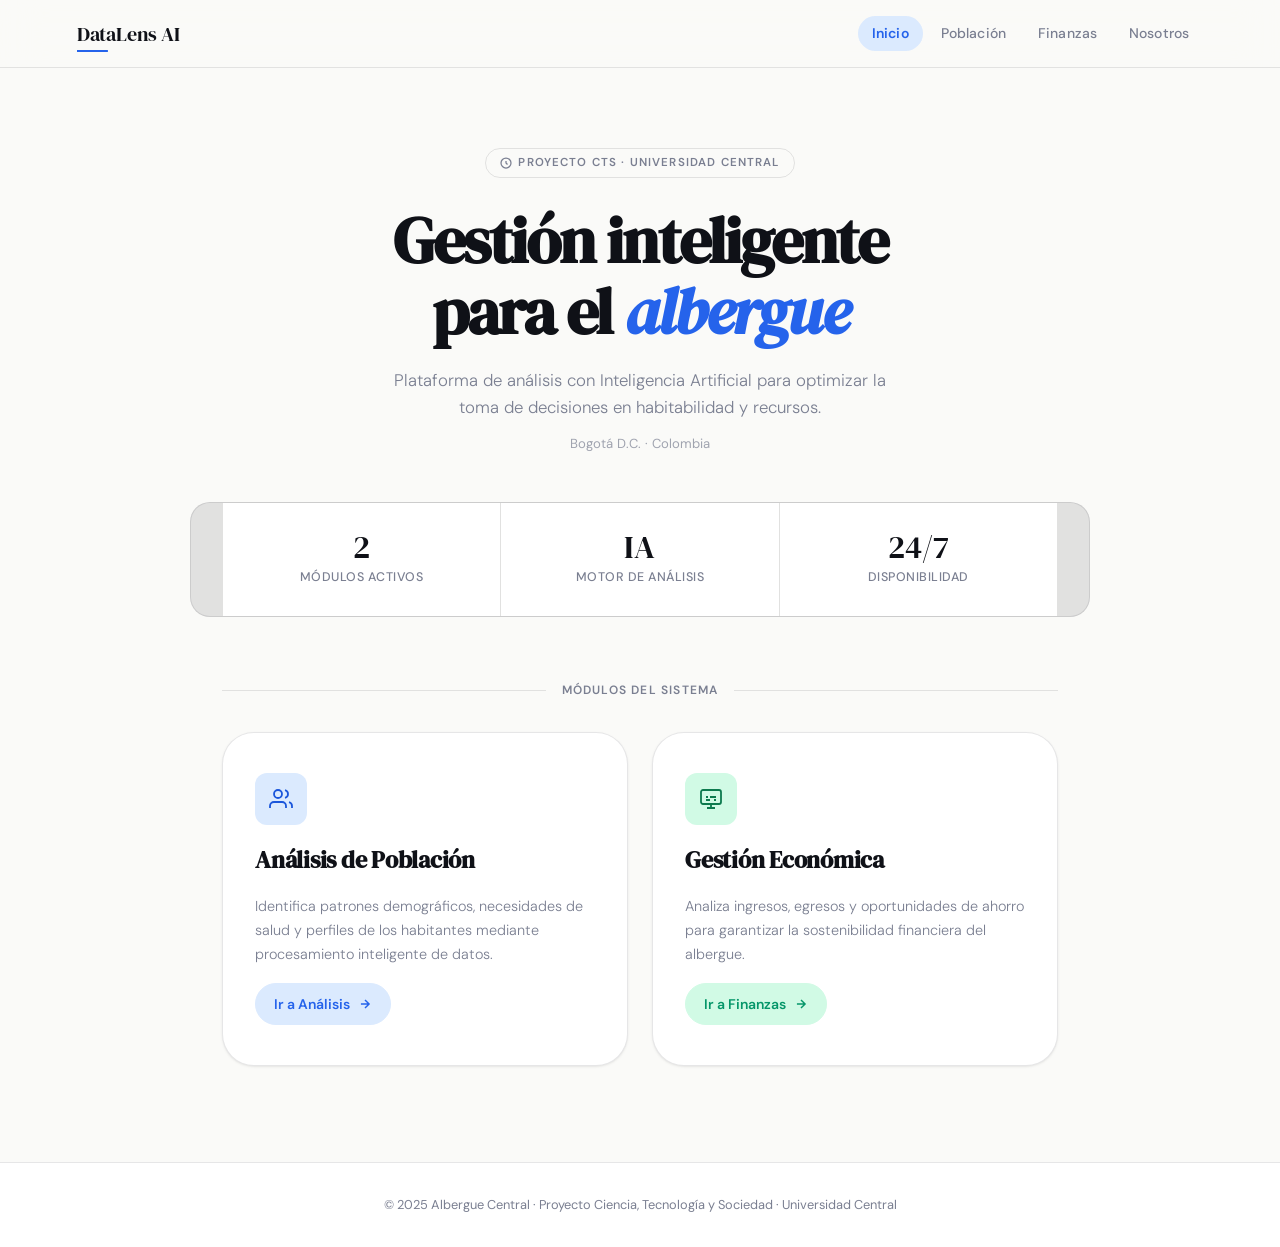
<file: frontend/index.html>
<!DOCTYPE html>
<html lang="es">
<head>
    <meta charset="UTF-8">
    <meta name="viewport" content="width=device-width, initial-scale=1.0">
    <title>DataLens AI</title>
    <link rel="icon" type="image/png" href="datalens.png">
    <link rel="stylesheet" href="style.css">
</head>
<body>

    <nav class="navbar" id="navbar">
        <div class="nav-logo">DataLens AI</div>
        <ul class="nav-links">
            <li><a href="index.html" class="active">Inicio</a></li>
            <li><a href="personas.html">Población</a></li>
            <li><a href="economia.html">Finanzas</a></li>
            <li><a href="nosotros.html">Nosotros</a></li>
        </ul>
    </nav>

    <!-- HERO -->
    <section class="home-hero">
        <div class="badge">
            <svg width="12" height="12" viewBox="0 0 24 24" fill="none" stroke="currentColor" stroke-width="2.5"><circle cx="12" cy="12" r="10"/><path d="M12 8v4l3 3"/></svg>
            Proyecto CTS · Universidad Central
        </div>
        <h1>Gestión inteligente<br>para el <em>albergue</em></h1>
        <p class="subtitle">Plataforma de análisis con Inteligencia Artificial para optimizar la toma de decisiones en habitabilidad y recursos.</p>
        <p class="university">Bogotá D.C. · Colombia</p>
    </section>

    <!-- STATS -->
    <div class="stats-strip">
        <div class="stat-item">
            <div class="num">2</div>
            <div class="lbl">Módulos activos</div>
        </div>
        <div class="stat-item">
            <div class="num">IA</div>
            <div class="lbl">Motor de análisis</div>
        </div>
        <div class="stat-item">
            <div class="num">24/7</div>
            <div class="lbl">Disponibilidad</div>
        </div>
    </div>

    <!-- SECTION TITLE -->
    <div class="home-divider">
        <span>Módulos del sistema</span>
    </div>

    <!-- CARDS -->
    <div class="modes-grid">
        <div class="mode-card">
            <div class="card-icon">
                <svg viewBox="0 0 24 24" fill="none" stroke="#1a56db" stroke-width="1.8"><path d="M17 21v-2a4 4 0 0 0-4-4H5a4 4 0 0 0-4 4v2"/><circle cx="9" cy="7" r="4"/><path d="M23 21v-2a4 4 0 0 0-3-3.87"/><path d="M16 3.13a4 4 0 0 1 0 7.75"/></svg>
            </div>
            <h3>Análisis de Población</h3>
            <p>Identifica patrones demográficos, necesidades de salud y perfiles de los habitantes mediante procesamiento inteligente de datos.</p>
            <a href="personas.html" class="btn-link">
                Ir a Análisis
                <svg width="14" height="14" viewBox="0 0 24 24" fill="none" stroke="currentColor" stroke-width="2.5"><path d="M5 12h14M12 5l7 7-7 7"/></svg>
            </a>
        </div>

        <div class="mode-card green-card">
            <div class="card-icon">
                <svg viewBox="0 0 24 24" fill="none" stroke="#0d7a4e" stroke-width="1.8"><rect x="2" y="3" width="20" height="14" rx="2"/><path d="M8 21h8M12 17v4"/><path d="M7 10h2M11 10h6M7 13h4M15 13h2"/></svg>
            </div>
            <h3>Gestión Económica</h3>
            <p>Analiza ingresos, egresos y oportunidades de ahorro para garantizar la sostenibilidad financiera del albergue.</p>
            <a href="economia.html" class="btn-link">
                Ir a Finanzas
                <svg width="14" height="14" viewBox="0 0 24 24" fill="none" stroke="currentColor" stroke-width="2.5"><path d="M5 12h14M12 5l7 7-7 7"/></svg>
            </a>
        </div>
    </div>

    <footer>
        © 2025 Albergue Central · Proyecto Ciencia, Tecnología y Sociedad · Universidad Central
    </footer>

    <script>
        const nav = document.getElementById('navbar');
        window.addEventListener('scroll', () => {
            nav.classList.toggle('scrolled', window.scrollY > 10);
        });
    </script>
</body>
</html>
</file>
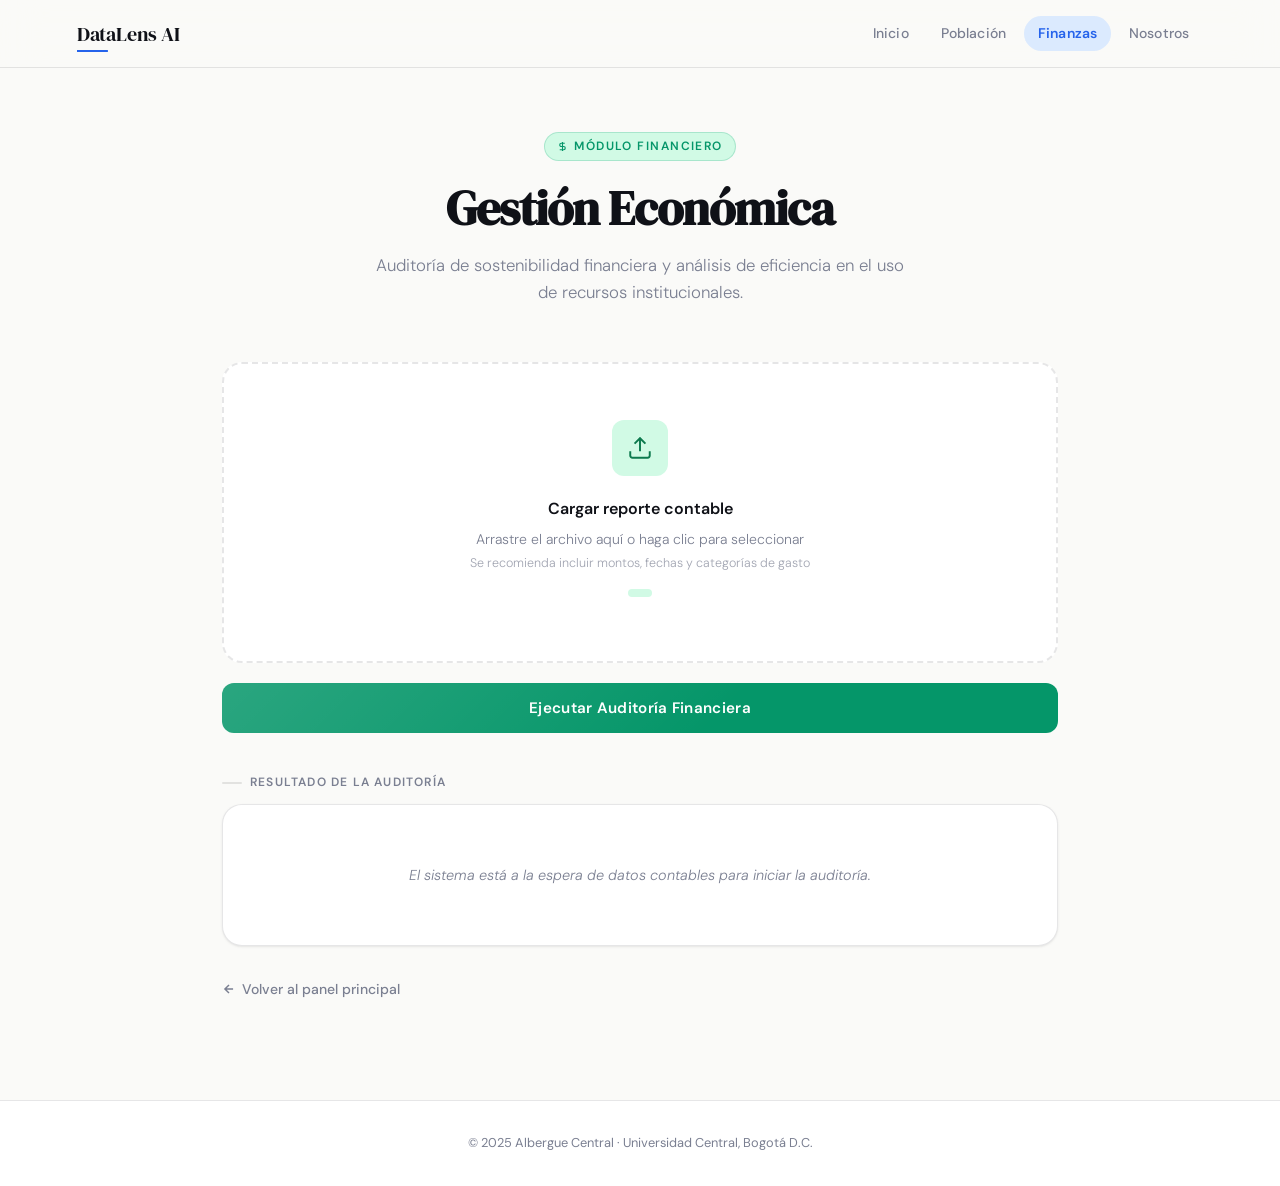
<file: frontend/economia.html>
<!DOCTYPE html>
<html lang="es">
<head>
    <meta charset="UTF-8">
    <meta name="viewport" content="width=device-width, initial-scale=1.0">
    <title>DataLens AI</title>
    <link rel="icon" type="image/png" href="datalens.png">
    <link rel="stylesheet" href="style.css">
</head>
<body>

    <nav class="navbar" id="navbar">
        <div class="nav-logo">DataLens AI</div>
        <ul class="nav-links">
            <li><a href="index.html">Inicio</a></li>
            <li><a href="personas.html">Población</a></li>
            <li><a href="economia.html" class="active">Finanzas</a></li>
            <li><a href="nosotros.html">Nosotros</a></li>
        </ul>
    </nav>

    <div class="page-wrap">

        <!-- HEADER -->
        <div class="page-hero finance">
            <div class="eyebrow">
                <svg width="11" height="11" viewBox="0 0 24 24" fill="none" stroke="currentColor" stroke-width="2.5"><path d="M12 2v20M17 5H9.5a3.5 3.5 0 0 0 0 7h5a3.5 3.5 0 0 1 0 7H6"/></svg>
                Módulo Financiero
            </div>
            <h1>Gestión Económica</h1>
            <p>Auditoría de sostenibilidad financiera y análisis de eficiencia en el uso de recursos institucionales.</p>
        </div>

        <!-- DROP ZONE -->
        <div class="upload-card finance-zone" id="dropZone" onclick="document.getElementById('excelFile').click()">
            <div class="upload-icon">
                <svg viewBox="0 0 24 24" fill="none" stroke="#0d7a4e" stroke-width="1.8"><path d="M21 15v4a2 2 0 0 1-2 2H5a2 2 0 0 1-2-2v-4"/><polyline points="17 8 12 3 7 8"/><line x1="12" y1="3" x2="12" y2="15"/></svg>
            </div>
            <h3>Cargar reporte contable</h3>
            <p>Arrastre el archivo aquí o haga clic para seleccionar<br><span style="font-size:0.78rem;opacity:0.7">Se recomienda incluir montos, fechas y categorías de gasto</span></p>
            <input type="file" id="excelFile" hidden accept=".xlsx, .xls">
            <p id="fileNameDisplay" class="file-name-info"></p>
        </div>

        <!-- BUTTON -->
        <button id="uploadBtn" class="btn-main btn-finance">
            Ejecutar Auditoría Financiera
        </button>

        <!-- RESULT -->
        <section class="result-section">
            <div class="result-label">Resultado de la auditoría</div>
            <div id="resultArea" class="result-box">
                <p class="placeholder">El sistema está a la espera de datos contables para iniciar la auditoría.</p>
            </div>
        </section>

        <a href="index.html" class="back-link">
            <svg width="14" height="14" viewBox="0 0 24 24" fill="none" stroke="currentColor" stroke-width="2.5"><path d="M19 12H5M12 19l-7-7 7-7"/></svg>
            Volver al panel principal
        </a>

    </div>

    <footer>
        © 2025 Albergue Central · Universidad Central, Bogotá D.C.
    </footer>

    <script src="script.js"></script>
    <script>
        const nav = document.getElementById('navbar');
        window.addEventListener('scroll', () => nav.classList.toggle('scrolled', window.scrollY > 10));

        const zone = document.getElementById('dropZone');
        zone.addEventListener('dragover', e => { e.preventDefault(); zone.style.borderColor = 'var(--green-mid)'; });
        zone.addEventListener('dragleave', () => { zone.style.borderColor = ''; });
        zone.addEventListener('drop', e => {
            e.preventDefault();
            zone.style.borderColor = '';
            const file = e.dataTransfer.files[0];
            if (file) {
                document.getElementById('excelFile').files = e.dataTransfer.files;
                document.getElementById('fileNameDisplay').textContent = file.name;
            }
        });
        document.getElementById('excelFile').addEventListener('change', function() {
            if (this.files[0]) document.getElementById('fileNameDisplay').textContent = this.files[0].name;
        });
    </script>
</body>
</html>
</file>
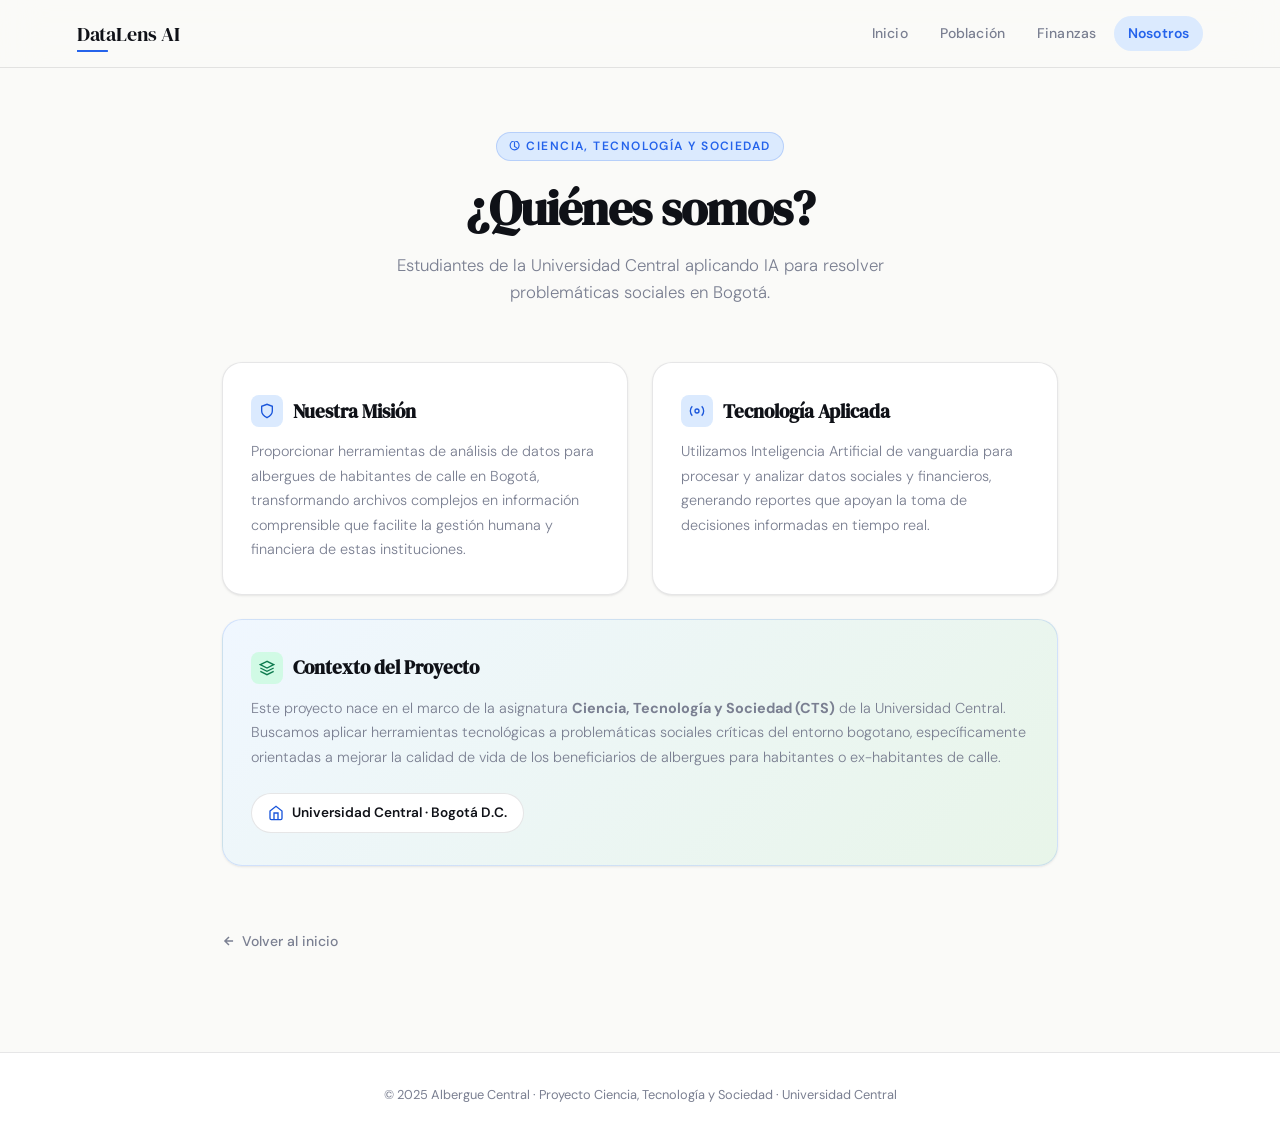
<file: frontend/nosotros.html>
<!DOCTYPE html>
<html lang="es">
<head>
    <meta charset="UTF-8">
    <meta name="viewport" content="width=device-width, initial-scale=1.0">
    <title>DataLens AI</title>
    <link rel="icon" type="image/png" href="datalens.png">
    <link rel="stylesheet" href="style.css">
</head>
<body>

    <nav class="navbar" id="navbar">
        <div class="nav-logo">DataLens AI</div>
        <ul class="nav-links">
            <li><a href="index.html">Inicio</a></li>
            <li><a href="personas.html">Población</a></li>
            <li><a href="economia.html">Finanzas</a></li>
            <li><a href="nosotros.html" class="active">Nosotros</a></li>
        </ul>
    </nav>

    <div class="page-wrap">

        <!-- HEADER -->
        <div class="page-hero" style="animation: fadeUp 0.6s var(--ease) both;">
            <div class="eyebrow">
                <svg width="11" height="11" viewBox="0 0 24 24" fill="none" stroke="currentColor" stroke-width="2.5"><path d="M22 9.5A9.5 9.5 0 1 1 2.5 9.5 9.5 9.5 0 0 1 22 9.5zM12 2v10l5 3"/></svg>
                Ciencia, Tecnología y Sociedad
            </div>
            <h1>¿Quiénes somos?</h1>
            <p>Estudiantes de la Universidad Central aplicando IA para resolver problemáticas sociales en Bogotá.</p>
        </div>

        <!-- GRID INFO -->
        <div class="about-grid">
            <div class="about-card" style="animation-delay:0.1s">
                <h3>
                    <span class="icon">
                        <svg width="16" height="16" viewBox="0 0 24 24" fill="none" stroke="#1a56db" stroke-width="2"><path d="M12 22s8-4 8-10V5l-8-3-8 3v7c0 6 8 10 8 10z"/></svg>
                    </span>
                    Nuestra Misión
                </h3>
                <p>Proporcionar herramientas de análisis de datos para albergues de habitantes de calle en Bogotá, transformando archivos complejos en información comprensible que facilite la gestión humana y financiera de estas instituciones.</p>
            </div>

            <div class="about-card" style="animation-delay:0.18s">
                <h3>
                    <span class="icon">
                        <svg width="16" height="16" viewBox="0 0 24 24" fill="none" stroke="#1a56db" stroke-width="2"><circle cx="12" cy="12" r="3"/><path d="M19.07 4.93a10 10 0 0 1 0 14.14M4.93 4.93a10 10 0 0 0 0 14.14"/></svg>
                    </span>
                    Tecnología Aplicada
                </h3>
                <p>Utilizamos Inteligencia Artificial de vanguardia para procesar y analizar datos sociales y financieros, generando reportes que apoyan la toma de decisiones informadas en tiempo real.</p>
            </div>

            <div class="about-card about-full" style="animation-delay:0.26s">
                <h3>
                    <span class="icon" style="background:var(--green-light);">
                        <svg width="16" height="16" viewBox="0 0 24 24" fill="none" stroke="#0d7a4e" stroke-width="2"><path d="M12 2L2 7l10 5 10-5-10-5z"/><path d="M2 17l10 5 10-5"/><path d="M2 12l10 5 10-5"/></svg>
                    </span>
                    Contexto del Proyecto
                </h3>
                <p>Este proyecto nace en el marco de la asignatura <strong>Ciencia, Tecnología y Sociedad (CTS)</strong> de la Universidad Central. Buscamos aplicar herramientas tecnológicas a problemáticas sociales críticas del entorno bogotano, específicamente orientadas a mejorar la calidad de vida de los beneficiarios de albergues para habitantes o ex-habitantes de calle.</p>

                <div class="institution-tag">
                    <svg width="16" height="16" viewBox="0 0 24 24" fill="none" stroke="#1a56db" stroke-width="2"><path d="M3 9l9-7 9 7v11a2 2 0 0 1-2 2H5a2 2 0 0 1-2-2z"/><polyline points="9 22 9 12 15 12 15 22"/></svg>
                    Universidad Central · Bogotá D.C.
                </div>
            </div>
        </div>

        <a href="index.html" class="back-link">
            <svg width="14" height="14" viewBox="0 0 24 24" fill="none" stroke="currentColor" stroke-width="2.5"><path d="M19 12H5M12 19l-7-7 7-7"/></svg>
            Volver al inicio
        </a>

    </div>

    <footer>
        © 2025 Albergue Central · Proyecto Ciencia, Tecnología y Sociedad · Universidad Central
    </footer>

    <script>
        const nav = document.getElementById('navbar');
        window.addEventListener('scroll', () => nav.classList.toggle('scrolled', window.scrollY > 10));
    </script>
</body>
</html>
</file>
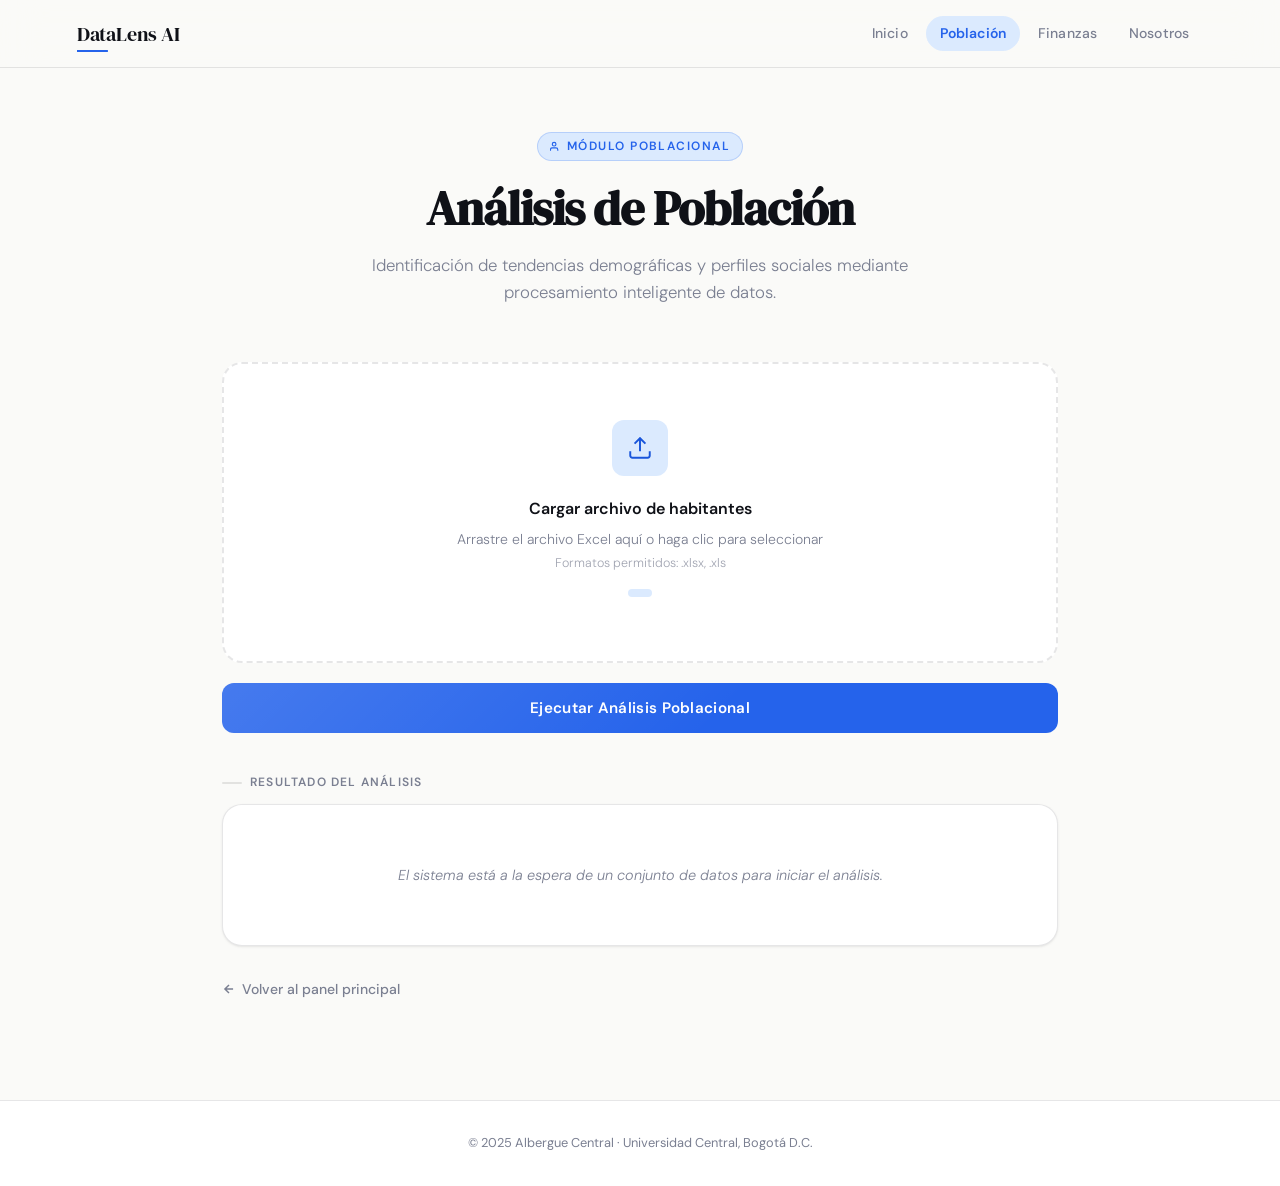
<file: frontend/personas.html>
<!DOCTYPE html>
<html lang="es">
<head>
    <meta charset="UTF-8">
    <meta name="viewport" content="width=device-width, initial-scale=1.0">
    <title>DataLens AI</title>
    <link rel="icon" type="image/png" href="datalens.png">
    <link rel="stylesheet" href="style.css">
</head>
<body>

    <nav class="navbar" id="navbar">
        <div class="nav-logo">DataLens AI</div>
        <ul class="nav-links">
            <li><a href="index.html">Inicio</a></li>
            <li><a href="personas.html" class="active">Población</a></li>
            <li><a href="economia.html">Finanzas</a></li>
            <li><a href="nosotros.html">Nosotros</a></li>
        </ul>
    </nav>

    <div class="page-wrap">

        <!-- HEADER -->
        <div class="page-hero">
            <div class="eyebrow">
                <svg width="11" height="11" viewBox="0 0 24 24" fill="none" stroke="currentColor" stroke-width="2.5"><path d="M17 21v-2a4 4 0 0 0-4-4H5a4 4 0 0 0-4 4v2"/><circle cx="9" cy="7" r="4"/></svg>
                Módulo Poblacional
            </div>
            <h1>Análisis de Población</h1>
            <p>Identificación de tendencias demográficas y perfiles sociales mediante procesamiento inteligente de datos.</p>
        </div>

        <!-- DROP ZONE -->
        <div class="upload-card" id="dropZone" onclick="document.getElementById('excelFile').click()">
            <div class="upload-icon">
                <svg viewBox="0 0 24 24" fill="none" stroke="#1a56db" stroke-width="1.8"><path d="M21 15v4a2 2 0 0 1-2 2H5a2 2 0 0 1-2-2v-4"/><polyline points="17 8 12 3 7 8"/><line x1="12" y1="3" x2="12" y2="15"/></svg>
            </div>
            <h3>Cargar archivo de habitantes</h3>
            <p>Arrastre el archivo Excel aquí o haga clic para seleccionar<br><span style="font-size:0.78rem;opacity:0.7">Formatos permitidos: .xlsx, .xls</span></p>
            <input type="file" id="excelFile" hidden accept=".xlsx, .xls">
            <p id="fileNameDisplay" class="file-name-info"></p>
        </div>

        <!-- BUTTON -->
        <button id="uploadBtn" class="btn-main">
            Ejecutar Análisis Poblacional
        </button>

        <!-- RESULT -->
        <section class="result-section">
            <div class="result-label">Resultado del análisis</div>
            <div id="resultArea" class="result-box">
                <p class="placeholder">El sistema está a la espera de un conjunto de datos para iniciar el análisis.</p>
            </div>
        </section>

        <a href="index.html" class="back-link">
            <svg width="14" height="14" viewBox="0 0 24 24" fill="none" stroke="currentColor" stroke-width="2.5"><path d="M19 12H5M12 19l-7-7 7-7"/></svg>
            Volver al panel principal
        </a>

    </div>

    <footer>
        © 2025 Albergue Central · Universidad Central, Bogotá D.C.
    </footer>

    <script src="script.js"></script>
    <script>
        const nav = document.getElementById('navbar');
        window.addEventListener('scroll', () => nav.classList.toggle('scrolled', window.scrollY > 10));

        // Drag & drop styling
        const zone = document.getElementById('dropZone');
        zone.addEventListener('dragover', e => { e.preventDefault(); zone.style.borderColor = 'var(--blue-mid)'; });
        zone.addEventListener('dragleave', () => { zone.style.borderColor = ''; });
        zone.addEventListener('drop', e => {
            e.preventDefault();
            zone.style.borderColor = '';
            const file = e.dataTransfer.files[0];
            if (file) {
                document.getElementById('excelFile').files = e.dataTransfer.files;
                document.getElementById('fileNameDisplay').textContent = file.name;
            }
        });
        document.getElementById('excelFile').addEventListener('change', function() {
            if (this.files[0]) document.getElementById('fileNameDisplay').textContent = this.files[0].name;
        });
    </script>
</body>
</html>
</file>
<file: frontend/style.css>
@import url('https://fonts.googleapis.com/css2?family=DM+Serif+Display:ital@0;1&family=DM+Sans:ital,opsz,wght@0,9..40,300;0,9..40,400;0,9..40,500;0,9..40,600;1,9..40,300&display=swap');

/* ─────────────────────────────────────────────
   DESIGN TOKENS
───────────────────────────────────────────── */
:root {
    --ink:         #0f1117;
    --ink-soft:    #3a3d4a;
    --ink-muted:   #7a7f91;
    --paper:       #fafaf8;
    --paper-warm:  #f5f3ee;
    --white:       #ffffff;

    --blue:        #1a56db;
    --blue-mid:    #2563eb;
    --blue-light:  #dbeafe;
    --blue-glow:   rgba(37, 99, 235, 0.12);

    --green:       #0d7a4e;
    --green-mid:   #059669;
    --green-light: #d1fae5;
    --green-glow:  rgba(5, 150, 105, 0.12);

    --accent:      #f59e0b;

    --border:      rgba(15, 17, 23, 0.1);
    --shadow-sm:   0 1px 3px rgba(0,0,0,0.06), 0 1px 2px rgba(0,0,0,0.04);
    --shadow-md:   0 4px 16px rgba(0,0,0,0.08), 0 2px 6px rgba(0,0,0,0.04);
    --shadow-lg:   0 12px 40px rgba(0,0,0,0.10), 0 4px 12px rgba(0,0,0,0.06);
    --shadow-xl:   0 24px 64px rgba(0,0,0,0.14);

    --radius-sm:   6px;
    --radius-md:   12px;
    --radius-lg:   20px;
    --radius-xl:   32px;

    --font-display: 'DM Serif Display', Georgia, serif;
    --font-body:    'DM Sans', system-ui, sans-serif;

    --nav-h: 68px;
    --ease: cubic-bezier(0.22, 1, 0.36, 1);
}

/* ─────────────────────────────────────────────
   RESET & BASE
───────────────────────────────────────────── */
*, *::before, *::after { box-sizing: border-box; margin: 0; padding: 0; }

html { scroll-behavior: smooth; }

body {
    font-family: var(--font-body);
    font-size: 16px;
    line-height: 1.6;
    background-color: var(--paper);
    color: var(--ink);
    min-height: 100vh;
    -webkit-font-smoothing: antialiased;
}

/* ─────────────────────────────────────────────
   NAVBAR
───────────────────────────────────────────── */
.navbar {
    position: sticky;
    top: 0;
    z-index: 100;
    height: var(--nav-h);
    background: rgba(250, 250, 248, 0.88);
    backdrop-filter: blur(20px) saturate(1.4);
    -webkit-backdrop-filter: blur(20px) saturate(1.4);
    border-bottom: 1px solid var(--border);
    display: flex;
    align-items: center;
    justify-content: space-between;
    padding: 0 min(6vw, 5rem);
    transition: box-shadow 0.3s var(--ease);
}

.navbar.scrolled {
    box-shadow: var(--shadow-md);
}

.nav-logo {
    font-family: var(--font-display);
    font-size: 1.25rem;
    color: var(--ink);
    letter-spacing: -0.01em;
    position: relative;
}

.nav-logo::after {
    content: '';
    position: absolute;
    bottom: -2px;
    left: 0;
    width: 100%;
    height: 2px;
    background: var(--blue-mid);
    transform: scaleX(0.3);
    transform-origin: left;
    transition: transform 0.4s var(--ease);
}

.nav-logo:hover::after { transform: scaleX(1); }

.nav-links {
    list-style: none;
    display: flex;
    gap: 4px;
}

.nav-links a {
    display: inline-block;
    text-decoration: none;
    color: var(--ink-muted);
    font-size: 0.875rem;
    font-weight: 500;
    padding: 6px 14px;
    border-radius: 100px;
    transition: color 0.2s, background 0.2s;
    letter-spacing: 0.01em;
}

.nav-links a:hover {
    color: var(--ink);
    background: var(--border);
}

.nav-links a.active {
    color: var(--blue-mid);
    background: var(--blue-light);
    font-weight: 600;
}

/* ─────────────────────────────────────────────
   PAGE WRAPPER
───────────────────────────────────────────── */
.page-wrap {
    max-width: 900px;
    margin: 0 auto;
    padding: 4rem 2rem 6rem;
}

/* ─────────────────────────────────────────────
   PAGE HEADER HERO
───────────────────────────────────────────── */
.page-hero {
    text-align: center;
    margin-bottom: 3.5rem;
    animation: fadeUp 0.6s var(--ease) both;
}

.page-hero .eyebrow {
    display: inline-flex;
    align-items: center;
    gap: 6px;
    font-size: 0.75rem;
    font-weight: 600;
    letter-spacing: 0.12em;
    text-transform: uppercase;
    color: var(--blue-mid);
    background: var(--blue-light);
    border: 1px solid rgba(37,99,235,0.2);
    padding: 4px 12px;
    border-radius: 100px;
    margin-bottom: 1.25rem;
}

.page-hero.finance .eyebrow {
    color: var(--green-mid);
    background: var(--green-light);
    border-color: rgba(5,150,105,0.2);
}

.page-hero h1 {
    font-family: var(--font-display);
    font-size: clamp(2rem, 5vw, 3rem);
    color: var(--ink);
    line-height: 1.15;
    letter-spacing: -0.02em;
    margin-bottom: 1rem;
}

.page-hero p {
    font-size: 1.05rem;
    color: var(--ink-muted);
    max-width: 540px;
    margin: 0 auto;
    font-weight: 300;
}

/* ─────────────────────────────────────────────
   CARD (generic)
───────────────────────────────────────────── */
.card {
    background: var(--white);
    border: 1px solid var(--border);
    border-radius: var(--radius-lg);
    box-shadow: var(--shadow-sm);
    overflow: hidden;
    transition: box-shadow 0.3s var(--ease), transform 0.3s var(--ease);
}

.card:hover {
    box-shadow: var(--shadow-md);
    transform: translateY(-2px);
}

/* ─────────────────────────────────────────────
   UPLOAD ZONE
───────────────────────────────────────────── */
.upload-card {
    background: var(--white);
    border: 2px dashed var(--border);
    border-radius: var(--radius-lg);
    padding: 3.5rem 2rem;
    text-align: center;
    cursor: pointer;
    transition: border-color 0.25s var(--ease), background 0.25s var(--ease), transform 0.25s var(--ease);
    margin-bottom: 1.25rem;
    position: relative;
    overflow: hidden;
    animation: fadeUp 0.6s 0.15s var(--ease) both;
}

.upload-card::before {
    content: '';
    position: absolute;
    inset: 0;
    background: radial-gradient(ellipse at 50% 0%, var(--blue-glow) 0%, transparent 70%);
    opacity: 0;
    transition: opacity 0.3s;
}

.upload-card:hover::before { opacity: 1; }

.upload-card:hover {
    border-color: var(--blue-mid);
    background: var(--paper-warm);
    transform: translateY(-2px);
}

.upload-card.finance-zone:hover {
    border-color: var(--green-mid);
}

.upload-card.finance-zone::before {
    background: radial-gradient(ellipse at 50% 0%, var(--green-glow) 0%, transparent 70%);
}

.upload-card.finance-zone:hover { border-color: var(--green-mid); }

.upload-icon {
    width: 56px;
    height: 56px;
    background: var(--blue-light);
    border-radius: var(--radius-md);
    display: flex;
    align-items: center;
    justify-content: center;
    margin: 0 auto 1.25rem;
    transition: transform 0.3s var(--ease);
}

.upload-card:hover .upload-icon { transform: scale(1.08) rotate(-4deg); }

.finance-zone .upload-icon { background: var(--green-light); }

.upload-icon svg { width: 26px; height: 26px; }

.upload-card h3 {
    font-size: 1rem;
    font-weight: 600;
    color: var(--ink);
    margin-bottom: 0.4rem;
}

.upload-card p {
    font-size: 0.875rem;
    color: var(--ink-muted);
    font-weight: 300;
}

.file-name-info {
    display: inline-block;
    margin-top: 1rem;
    font-size: 0.8rem;
    font-weight: 600;
    color: var(--blue-mid);
    background: var(--blue-light);
    padding: 4px 12px;
    border-radius: 100px;
}

.finance-zone .file-name-info {
    color: var(--green-mid);
    background: var(--green-light);
}

/* ─────────────────────────────────────────────
   BUTTONS
───────────────────────────────────────────── */
.btn-main {
    display: block;
    width: 100%;
    padding: 15px 24px;
    background: var(--blue-mid);
    color: white;
    border: none;
    border-radius: var(--radius-md);
    font-family: var(--font-body);
    font-size: 0.95rem;
    font-weight: 600;
    cursor: pointer;
    letter-spacing: 0.02em;
    position: relative;
    overflow: hidden;
    transition: transform 0.2s var(--ease), box-shadow 0.2s var(--ease), background 0.2s;
    animation: fadeUp 0.6s 0.25s var(--ease) both;
}

.btn-main::after {
    content: '';
    position: absolute;
    inset: 0;
    background: linear-gradient(135deg, rgba(255,255,255,0.15) 0%, transparent 60%);
    pointer-events: none;
}

.btn-main:hover {
    transform: translateY(-2px);
    box-shadow: 0 8px 20px rgba(37, 99, 235, 0.35);
    background: #1d4ed8;
}

.btn-main:active { transform: translateY(0); }

.btn-main:disabled {
    opacity: 0.65;
    cursor: not-allowed;
    transform: none;
    box-shadow: none;
}

.btn-finance {
    background: var(--green-mid);
}

.btn-finance:hover {
    background: #047857;
    box-shadow: 0 8px 20px rgba(5, 150, 105, 0.35);
}

/* ─────────────────────────────────────────────
   RESULT AREA
───────────────────────────────────────────── */
.result-section {
    margin-top: 2.5rem;
    animation: fadeUp 0.6s 0.3s var(--ease) both;
}

.result-label {
    font-size: 0.75rem;
    font-weight: 600;
    letter-spacing: 0.1em;
    text-transform: uppercase;
    color: var(--ink-muted);
    margin-bottom: 0.75rem;
    display: flex;
    align-items: center;
    gap: 8px;
}

.result-label::before {
    content: '';
    display: block;
    width: 20px;
    height: 2px;
    background: var(--border);
    border-radius: 2px;
}

.result-box {
    background: var(--white);
    border: 1px solid var(--border);
    border-radius: var(--radius-lg);
    min-height: 140px;
    overflow: hidden;
    box-shadow: var(--shadow-sm);
}

.placeholder {
    display: flex;
    align-items: center;
    justify-content: center;
    height: 140px;
    color: var(--ink-muted);
    font-size: 0.9rem;
    font-style: italic;
    font-weight: 300;
}

.result-inner {
    padding: 2rem 2.25rem;
}

.result-inner h2 {
    font-family: var(--font-display);
    font-size: 1.4rem;
    color: var(--ink);
    margin-bottom: 1.25rem;
    padding-bottom: 0.75rem;
    border-bottom: 1px solid var(--border);
    letter-spacing: -0.01em;
}

.result-inner .content {
    font-size: 0.93rem;
    line-height: 1.75;
    color: var(--ink-soft);
    white-space: pre-line;
}

/* Spinner */
.loading-state {
    display: flex;
    flex-direction: column;
    align-items: center;
    justify-content: center;
    gap: 1rem;
    padding: 3rem;
}

.spinner {
    width: 32px;
    height: 32px;
    border: 3px solid var(--border);
    border-top-color: var(--blue-mid);
    border-radius: 50%;
    animation: spin 0.8s linear infinite;
}

.btn-finance ~ .result-section .spinner { border-top-color: var(--green-mid); }

.loading-state p { font-size: 0.875rem; color: var(--ink-muted); }

/* ─────────────────────────────────────────────
   BACK LINK
───────────────────────────────────────────── */
.back-link {
    display: inline-flex;
    align-items: center;
    gap: 6px;
    margin-top: 2rem;
    color: var(--ink-muted);
    text-decoration: none;
    font-size: 0.875rem;
    font-weight: 500;
    transition: color 0.2s, gap 0.2s;
}

.back-link:hover {
    color: var(--blue-mid);
    gap: 10px;
}

/* ─────────────────────────────────────────────
   ════ INDEX PAGE ════
───────────────────────────────────────────── */
.home-hero {
    text-align: center;
    padding: 5rem 2rem 3rem;
    animation: fadeUp 0.7s var(--ease) both;
}

.home-hero .badge {
    display: inline-flex;
    align-items: center;
    gap: 6px;
    font-size: 0.72rem;
    font-weight: 600;
    letter-spacing: 0.1em;
    text-transform: uppercase;
    color: var(--ink-muted);
    border: 1px solid var(--border);
    padding: 5px 14px;
    border-radius: 100px;
    margin-bottom: 1.75rem;
}

.home-hero h1 {
    font-family: var(--font-display);
    font-size: clamp(2.5rem, 6vw, 4rem);
    color: var(--ink);
    line-height: 1.1;
    letter-spacing: -0.03em;
    max-width: 640px;
    margin: 0 auto 1.25rem;
}

.home-hero h1 em {
    font-style: italic;
    color: var(--blue-mid);
}

.home-hero .subtitle {
    font-size: 1.05rem;
    color: var(--ink-muted);
    font-weight: 300;
    max-width: 500px;
    margin: 0 auto 0.75rem;
}

.home-hero .university {
    font-size: 0.82rem;
    color: var(--ink-muted);
    margin-top: 0.5rem;
    opacity: 0.7;
}

/* Home Divider */
.home-divider {
    max-width: 900px;
    margin: 0 auto;
    padding: 0 2rem;
    display: flex;
    align-items: center;
    gap: 1rem;
    margin-bottom: 2rem;
    animation: fadeUp 0.7s 0.1s var(--ease) both;
}

.home-divider span {
    font-size: 0.75rem;
    font-weight: 600;
    letter-spacing: 0.1em;
    text-transform: uppercase;
    color: var(--ink-muted);
    white-space: nowrap;
}

.home-divider::before, .home-divider::after {
    content: '';
    flex: 1;
    height: 1px;
    background: var(--border);
}

/* Cards Grid */
.modes-grid {
    display: grid;
    grid-template-columns: repeat(auto-fit, minmax(340px, 1fr));
    gap: 1.5rem;
    max-width: 900px;
    margin: 0 auto;
    padding: 0 2rem 6rem;
    animation: fadeUp 0.7s 0.2s var(--ease) both;
}

.mode-card {
    background: var(--white);
    border: 1px solid var(--border);
    border-radius: var(--radius-xl);
    padding: 2.5rem 2rem;
    display: flex;
    flex-direction: column;
    gap: 1rem;
    position: relative;
    overflow: hidden;
    transition: transform 0.3s var(--ease), box-shadow 0.3s var(--ease), border-color 0.3s;
    box-shadow: var(--shadow-sm);
}

.mode-card::after {
    content: '';
    position: absolute;
    top: 0; left: 0; right: 0;
    height: 3px;
    background: var(--blue-mid);
    transform: scaleX(0);
    transform-origin: left;
    transition: transform 0.4s var(--ease);
}

.mode-card.green-card::after { background: var(--green-mid); }

.mode-card:hover {
    transform: translateY(-4px);
    box-shadow: var(--shadow-lg);
    border-color: transparent;
}

.mode-card:hover::after { transform: scaleX(1); }

.card-icon {
    width: 52px;
    height: 52px;
    border-radius: var(--radius-md);
    display: flex;
    align-items: center;
    justify-content: center;
    background: var(--blue-light);
}

.mode-card.green-card .card-icon { background: var(--green-light); }

.card-icon svg { width: 24px; height: 24px; }

.mode-card h3 {
    font-family: var(--font-display);
    font-size: 1.5rem;
    color: var(--ink);
    letter-spacing: -0.01em;
}

.mode-card p {
    font-size: 0.9rem;
    color: var(--ink-muted);
    line-height: 1.65;
    font-weight: 300;
    flex: 1;
}

.btn-link {
    display: inline-flex;
    align-items: center;
    gap: 8px;
    text-decoration: none;
    font-size: 0.875rem;
    font-weight: 600;
    color: var(--blue-mid);
    border: 1.5px solid var(--blue-light);
    padding: 9px 18px;
    border-radius: 100px;
    background: var(--blue-light);
    transition: all 0.2s var(--ease);
    align-self: flex-start;
}

.mode-card.green-card .btn-link {
    color: var(--green-mid);
    background: var(--green-light);
    border-color: var(--green-light);
}

.btn-link:hover {
    background: var(--blue-mid);
    border-color: var(--blue-mid);
    color: white;
    gap: 12px;
}

.mode-card.green-card .btn-link:hover {
    background: var(--green-mid);
    border-color: var(--green-mid);
    color: white;
}

/* Stats strip on home */
.stats-strip {
    max-width: 900px;
    margin: 0 auto 4rem;
    padding: 0 2rem;
    display: grid;
    grid-template-columns: repeat(3, 1fr);
    gap: 1px;
    background: var(--border);
    border: 1px solid var(--border);
    border-radius: var(--radius-lg);
    overflow: hidden;
    animation: fadeUp 0.7s 0.15s var(--ease) both;
}

.stat-item {
    background: var(--white);
    padding: 1.75rem 2rem;
    text-align: center;
}

.stat-item .num {
    font-family: var(--font-display);
    font-size: 2rem;
    color: var(--ink);
    line-height: 1;
    margin-bottom: 0.3rem;
}

.stat-item .lbl {
    font-size: 0.78rem;
    color: var(--ink-muted);
    font-weight: 500;
    letter-spacing: 0.04em;
    text-transform: uppercase;
}

/* ─────────────────────────────────────────────
   NOSOTROS PAGE
───────────────────────────────────────────── */
.about-grid {
    display: grid;
    grid-template-columns: 1fr 1fr;
    gap: 1.5rem;
    margin-bottom: 2rem;
}

.about-card {
    background: var(--white);
    border: 1px solid var(--border);
    border-radius: var(--radius-lg);
    padding: 2rem 1.75rem;
    box-shadow: var(--shadow-sm);
    animation: fadeUp 0.6s 0.1s var(--ease) both;
}

.about-card h3 {
    font-family: var(--font-display);
    font-size: 1.2rem;
    color: var(--ink);
    margin-bottom: 0.75rem;
    display: flex;
    align-items: center;
    gap: 10px;
}

.about-card h3 .icon {
    width: 32px; height: 32px;
    border-radius: 8px;
    background: var(--blue-light);
    display: flex; align-items: center; justify-content: center;
    flex-shrink: 0;
}

.about-card p {
    font-size: 0.9rem;
    color: var(--ink-muted);
    line-height: 1.7;
    font-weight: 300;
}

.about-full {
    grid-column: 1 / -1;
    background: linear-gradient(135deg, #f0f7ff 0%, #e8f5e9 100%);
    border-color: rgba(37,99,235,0.15);
}

.institution-tag {
    display: inline-flex;
    align-items: center;
    gap: 8px;
    background: var(--white);
    border: 1px solid var(--border);
    border-radius: 100px;
    padding: 8px 16px;
    font-size: 0.85rem;
    font-weight: 600;
    color: var(--ink);
    margin-top: 1.5rem;
}

/* ─────────────────────────────────────────────
   FOOTER
───────────────────────────────────────────── */
footer {
    border-top: 1px solid var(--border);
    padding: 2rem;
    text-align: center;
    font-size: 0.8rem;
    color: var(--ink-muted);
    background: var(--white);
}

/* ─────────────────────────────────────────────
   KEYFRAMES
───────────────────────────────────────────── */
@keyframes fadeUp {
    from { opacity: 0; transform: translateY(20px); }
    to   { opacity: 1; transform: translateY(0); }
}

@keyframes spin {
    to { transform: rotate(360deg); }
}

/* ─────────────────────────────────────────────
   RESPONSIVE
───────────────────────────────────────────── */
@media (max-width: 700px) {
    .modes-grid { grid-template-columns: 1fr; }
    .about-grid { grid-template-columns: 1fr; }
    .about-full { grid-column: 1; }
    .stats-strip { grid-template-columns: 1fr; }
    .navbar { padding: 0 1.25rem; }
    .page-wrap { padding: 2.5rem 1.25rem 5rem; }
}
</file>
